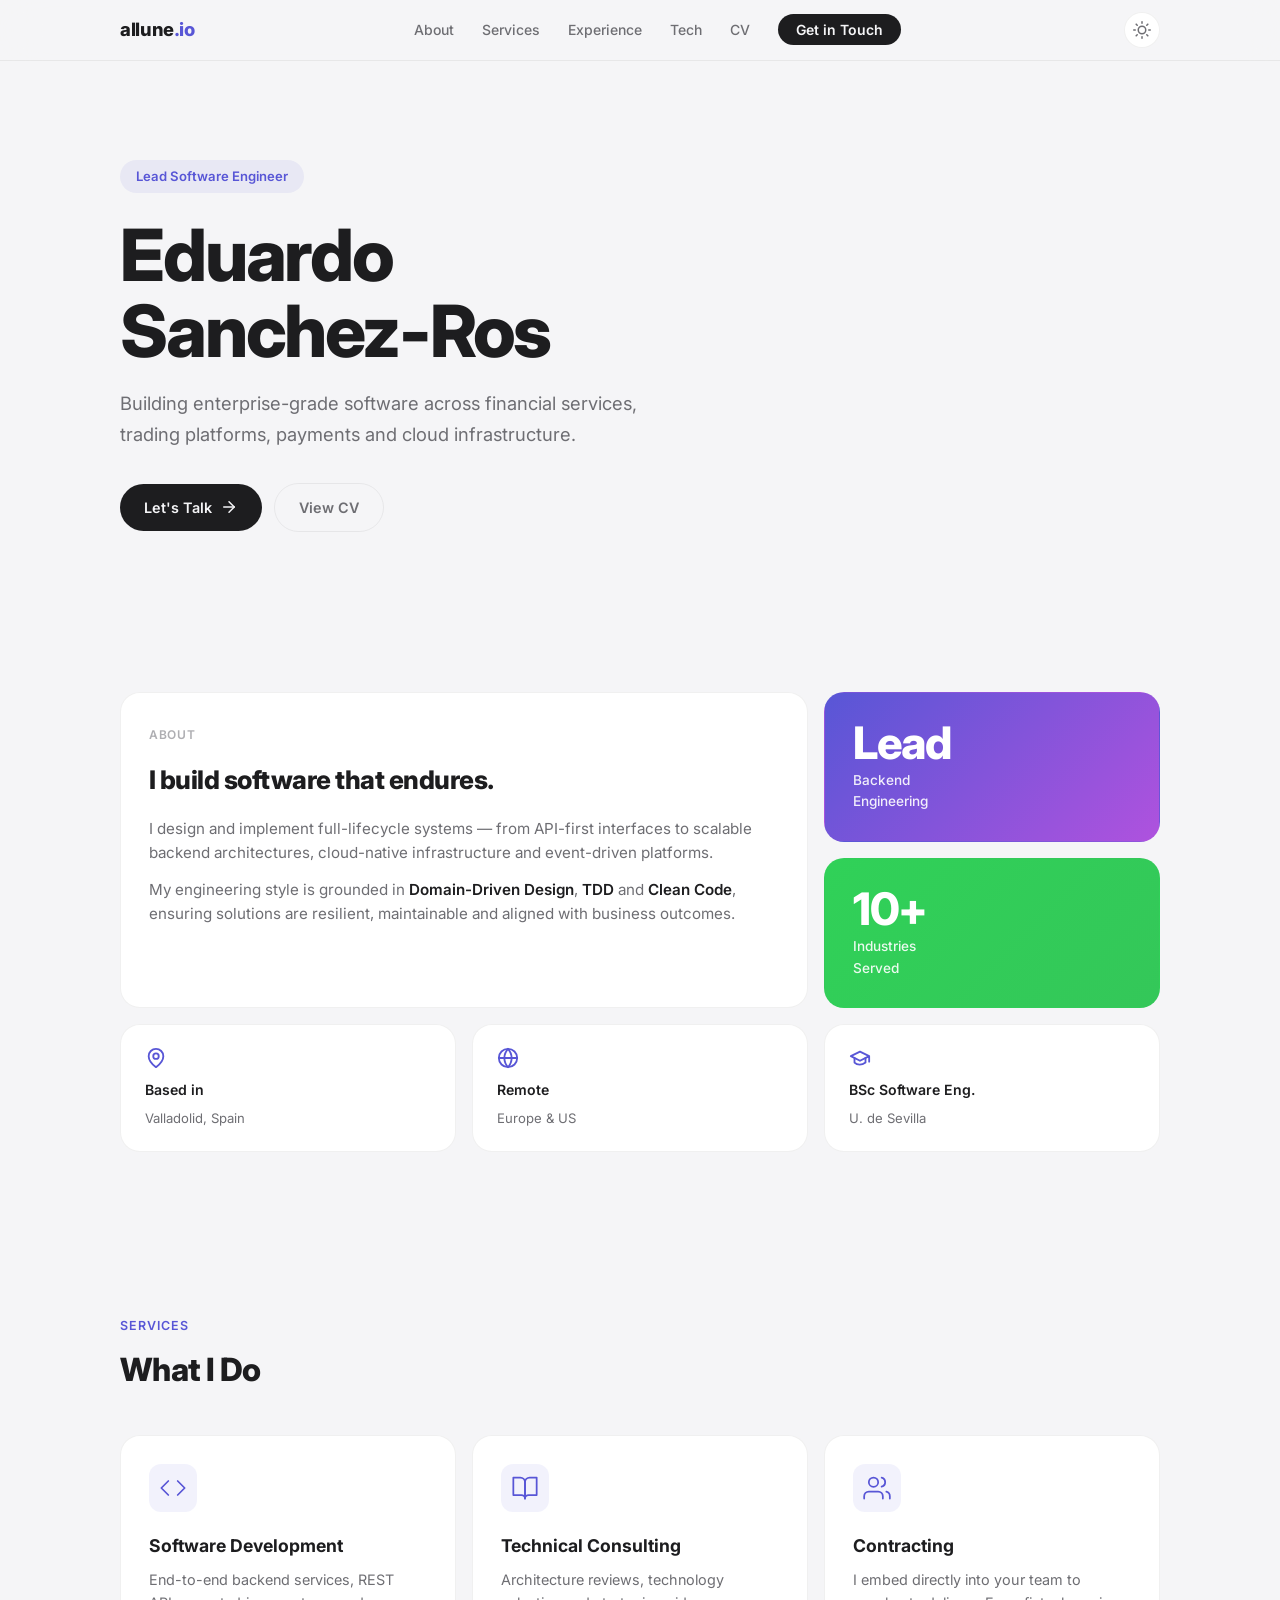
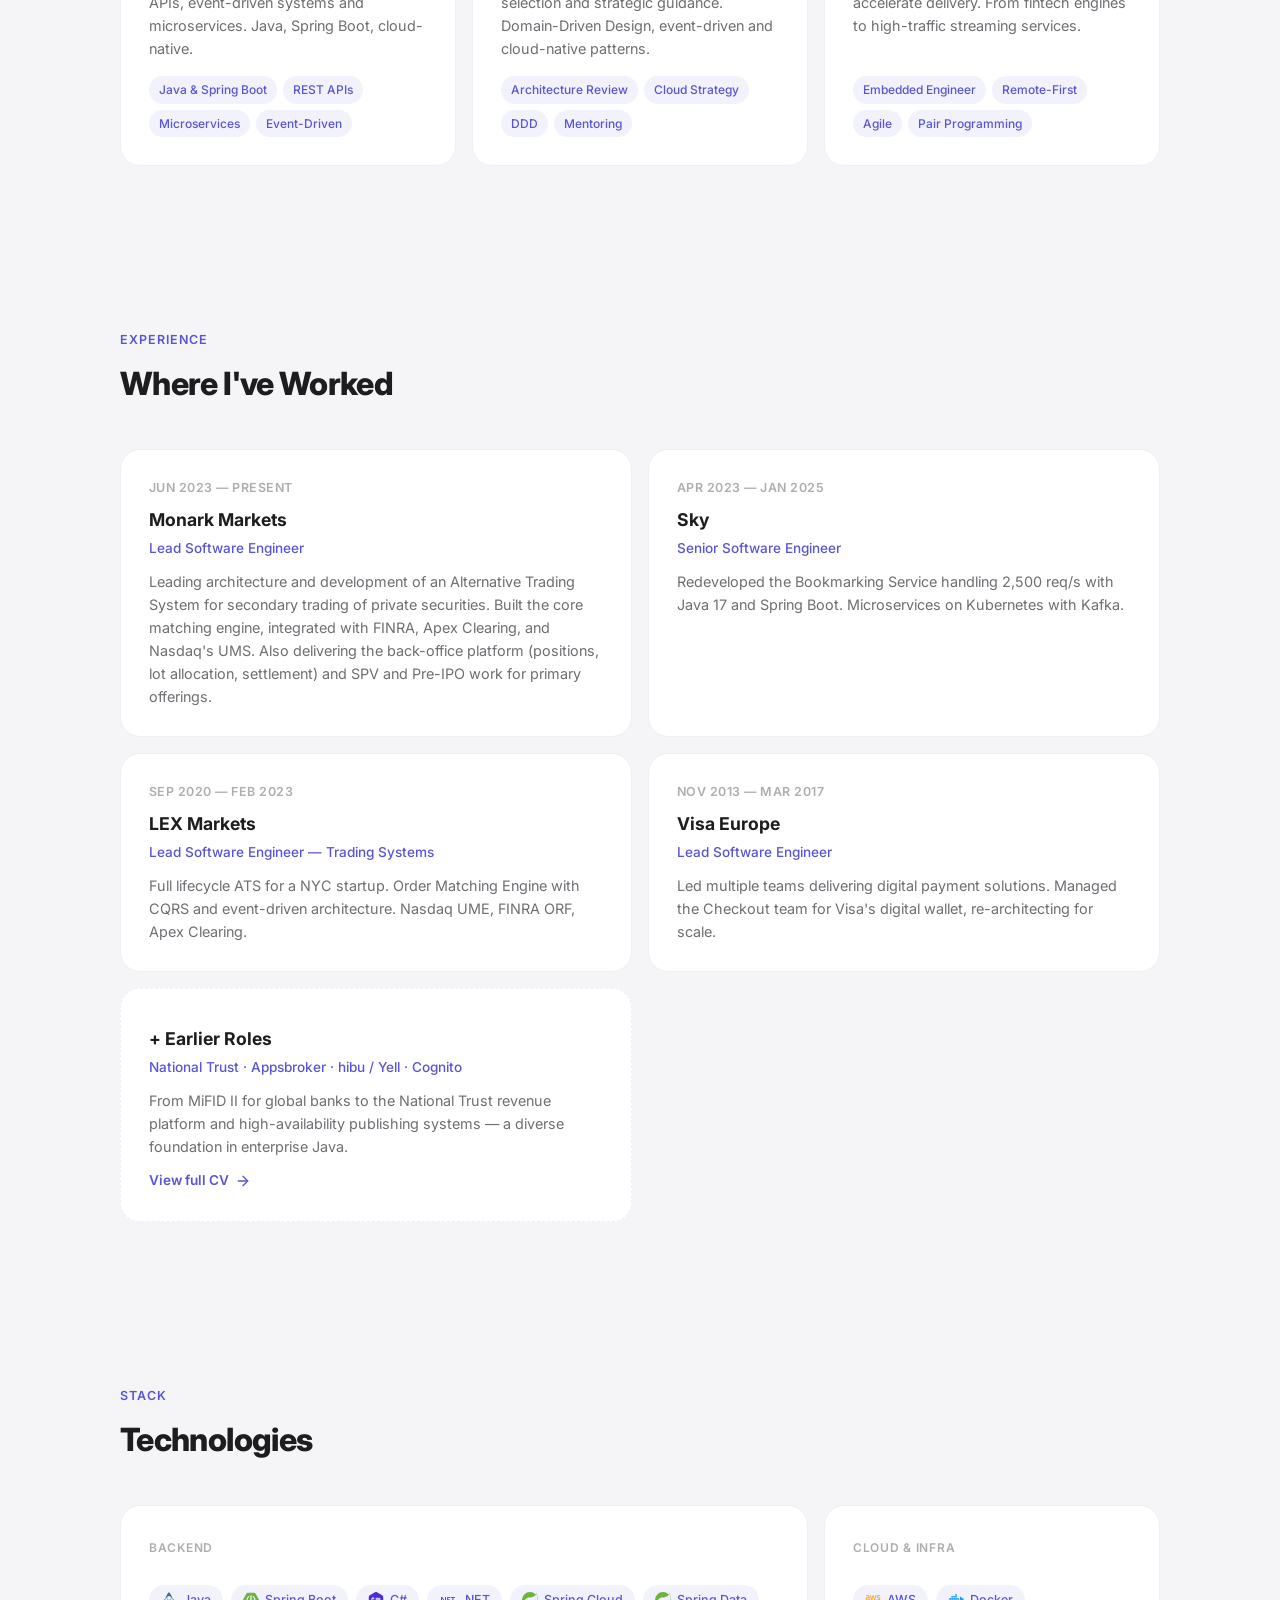
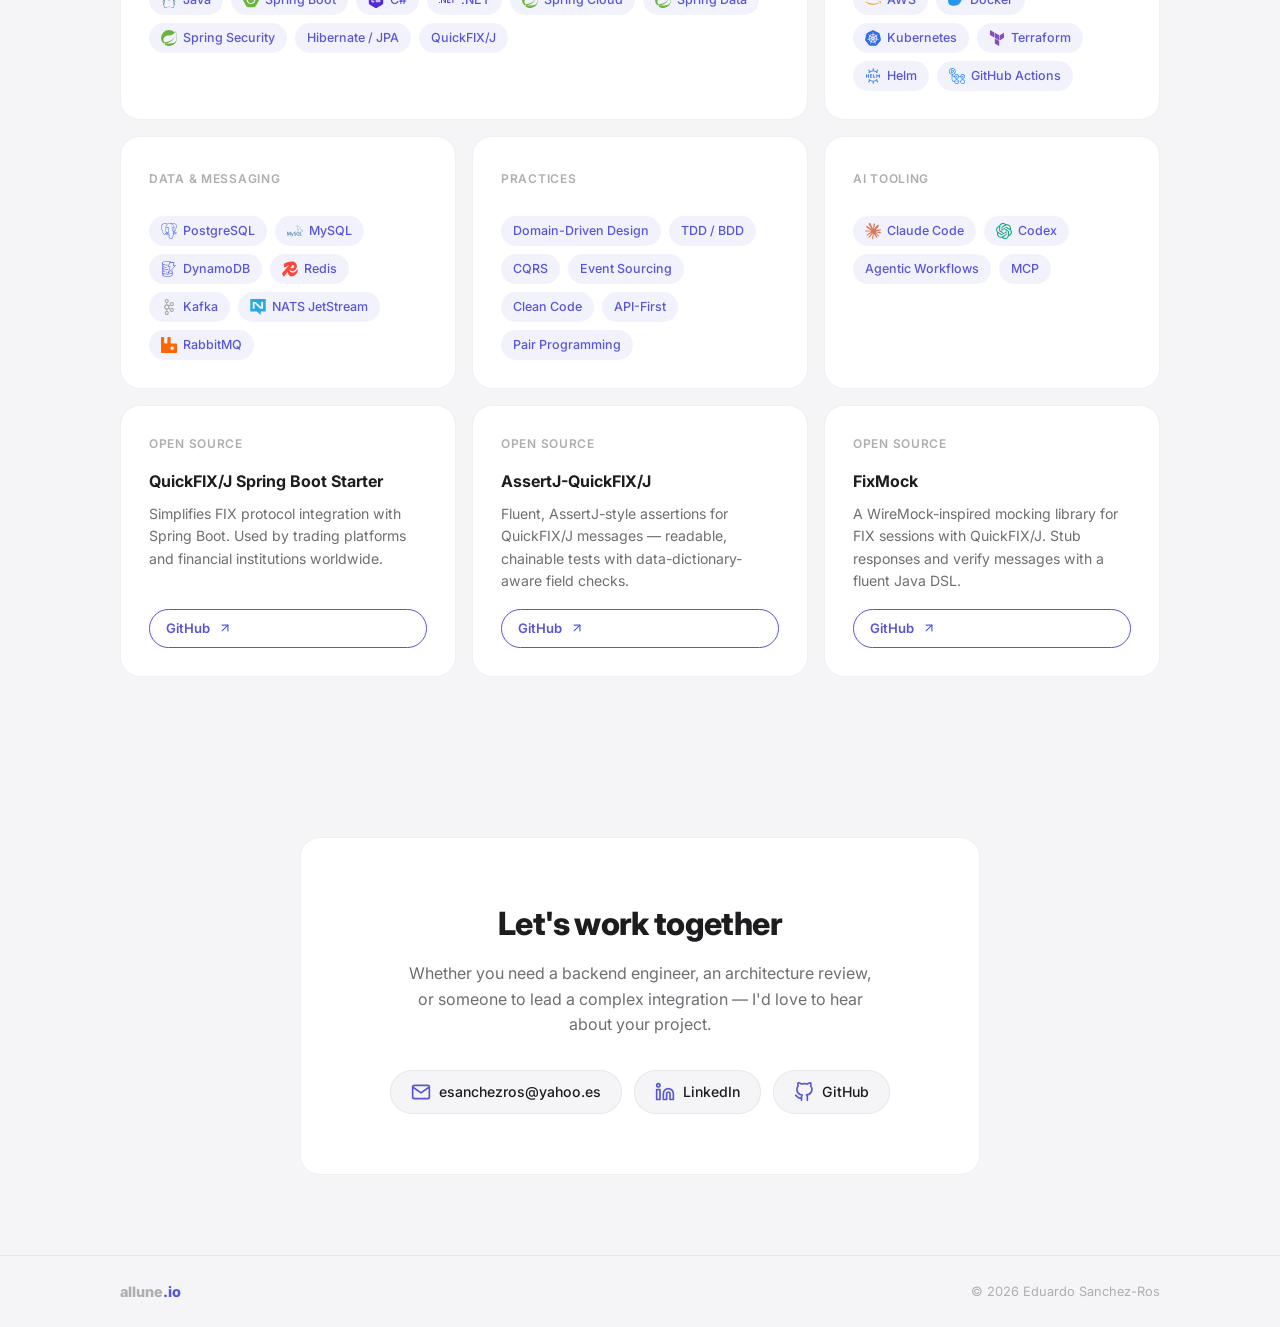
<file: index.html>
<!DOCTYPE html>
<html lang="en">
<head>
	<meta charset="UTF-8">
	<meta name="viewport" content="width=device-width, initial-scale=1.0">
	<title>Allune | Eduardo Sanchez-Ros &mdash; Software Engineering</title>
	<meta name="description" content="Lead Software Engineer delivering enterprise-grade solutions across financial services, trading platforms, payment systems and more.">
	<link rel="preconnect" href="https://fonts.googleapis.com">
	<link rel="preconnect" href="https://fonts.gstatic.com" crossorigin>
	<link href="https://fonts.googleapis.com/css2?family=Inter:wght@400;500;600;700;800&display=swap" rel="stylesheet">
	<link rel="stylesheet" href="css/styles.css">
	<link rel="icon" type="image/svg+xml" href="favicon.svg">
</head>
<body>
	<!-- Navigation -->
	<nav class="navbar" id="navbar">
		<div class="container nav-container">
			<a href="#" class="nav-logo">allune<span class="logo-accent">.io</span></a>
			<ul class="nav-links" id="nav-links">
				<li><a href="#about">About</a></li>
				<li><a href="#services">Services</a></li>
				<li><a href="#experience">Experience</a></li>
				<li><a href="#tech">Tech</a></li>
				<li><a href="cv.html">CV</a></li>
				<li><a href="#contact" class="nav-cta">Get in Touch</a></li>
			</ul>
			<button class="theme-toggle" id="theme-toggle" aria-label="Toggle dark mode">
				<svg class="icon-sun" xmlns="http://www.w3.org/2000/svg" width="18" height="18" viewBox="0 0 24 24" fill="none" stroke="currentColor" stroke-width="2" stroke-linecap="round" stroke-linejoin="round"><circle cx="12" cy="12" r="5"/><line x1="12" y1="1" x2="12" y2="3"/><line x1="12" y1="21" x2="12" y2="23"/><line x1="4.22" y1="4.22" x2="5.64" y2="5.64"/><line x1="18.36" y1="18.36" x2="19.78" y2="19.78"/><line x1="1" y1="12" x2="3" y2="12"/><line x1="21" y1="12" x2="23" y2="12"/><line x1="4.22" y1="19.78" x2="5.64" y2="18.36"/><line x1="18.36" y1="5.64" x2="19.78" y2="4.22"/></svg>
				<svg class="icon-moon" xmlns="http://www.w3.org/2000/svg" width="18" height="18" viewBox="0 0 24 24" fill="none" stroke="currentColor" stroke-width="2" stroke-linecap="round" stroke-linejoin="round"><path d="M21 12.79A9 9 0 1 1 11.21 3 7 7 0 0 0 21 12.79z"/></svg>
			</button>
			<button class="mobile-toggle" id="mobile-toggle" aria-label="Toggle menu">
				<span></span>
				<span></span>
				<span></span>
			</button>
		</div>
	</nav>

	<!-- Hero -->
	<header class="hero" id="hero">
		<div class="container">
			<div class="hero-content">
				<div class="hero-badge animate-in">Lead Software Engineer</div>
				<h1 class="hero-name animate-in">Eduardo<br>Sanchez-Ros</h1>
				<p class="hero-summary animate-in">
					Building enterprise-grade software across
					financial services, trading platforms, payments and cloud infrastructure.
				</p>
				<div class="hero-actions animate-in">
					<a href="#contact" class="btn btn-primary">
						Let's Talk
						<svg xmlns="http://www.w3.org/2000/svg" width="18" height="18" viewBox="0 0 24 24" fill="none" stroke="currentColor" stroke-width="2" stroke-linecap="round" stroke-linejoin="round"><line x1="5" y1="12" x2="19" y2="12"/><polyline points="12 5 19 12 12 19"/></svg>
					</a>
					<a href="cv.html" class="btn btn-ghost">View CV</a>
				</div>
			</div>
		</div>
	</header>

	<!-- Bento: About + Stats -->
	<section class="section" id="about">
		<div class="container">
			<div class="bento-grid bento-intro">
				<!-- About card — wide -->
				<div class="bento-card bento-wide bento-tall animate-on-scroll">
					<span class="bento-label">About</span>
					<h2>I build software that endures.</h2>
					<p>
						I design and implement full-lifecycle systems &mdash; from API-first
						interfaces to scalable backend architectures, cloud-native infrastructure
						and event-driven platforms.
					</p>
					<p>
						My engineering style is grounded in <strong>Domain-Driven Design</strong>,
						<strong>TDD</strong> and <strong>Clean Code</strong>,
						ensuring solutions are resilient,
						maintainable and aligned with business outcomes.
					</p>
				</div>

				<!-- Stat cards -->
				<div class="bento-card bento-accent animate-on-scroll">
					<span class="bento-stat-value">Lead</span>
					<span class="bento-stat-label">Backend<br>Engineering</span>
				</div>
				<div class="bento-card bento-accent-alt animate-on-scroll">
					<span class="bento-stat-value">10+</span>
					<span class="bento-stat-label">Industries<br>Served</span>
				</div>

				<!-- Detail cards -->
				<div class="bento-card animate-on-scroll">
					<svg xmlns="http://www.w3.org/2000/svg" width="22" height="22" viewBox="0 0 24 24" fill="none" stroke="currentColor" stroke-width="2" stroke-linecap="round" stroke-linejoin="round"><path d="M20 10c0 6-8 12-8 12s-8-6-8-12a8 8 0 0 1 16 0Z"/><circle cx="12" cy="10" r="3"/></svg>
					<strong>Based in</strong>
					<span>Valladolid, Spain</span>
				</div>
				<div class="bento-card animate-on-scroll">
					<svg xmlns="http://www.w3.org/2000/svg" width="22" height="22" viewBox="0 0 24 24" fill="none" stroke="currentColor" stroke-width="2" stroke-linecap="round" stroke-linejoin="round"><circle cx="12" cy="12" r="10"/><line x1="2" y1="12" x2="22" y2="12"/><path d="M12 2a15.3 15.3 0 0 1 4 10 15.3 15.3 0 0 1-4 10 15.3 15.3 0 0 1-4-10 15.3 15.3 0 0 1 4-10z"/></svg>
					<strong>Remote</strong>
					<span>Europe &amp; US</span>
				</div>
				<div class="bento-card animate-on-scroll">
					<svg xmlns="http://www.w3.org/2000/svg" width="22" height="22" viewBox="0 0 24 24" fill="none" stroke="currentColor" stroke-width="2" stroke-linecap="round" stroke-linejoin="round"><path d="M22 10v6M2 10l10-5 10 5-10 5z"/><path d="M6 12v5c3 3 8 3 12 0v-5"/></svg>
					<strong>BSc Software Eng.</strong>
					<span>U. de Sevilla</span>
				</div>
			</div>
		</div>
	</section>

	<!-- Bento: Services -->
	<section class="section" id="services">
		<div class="container">
			<div class="section-header animate-on-scroll">
				<span class="section-label">Services</span>
				<h2 class="section-title">What I Do</h2>
			</div>
			<div class="bento-grid bento-services">
				<div class="bento-card bento-service animate-on-scroll">
					<div class="service-icon">
						<svg xmlns="http://www.w3.org/2000/svg" width="28" height="28" viewBox="0 0 24 24" fill="none" stroke="currentColor" stroke-width="1.5" stroke-linecap="round" stroke-linejoin="round"><polyline points="16 18 22 12 16 6"/><polyline points="8 6 2 12 8 18"/></svg>
					</div>
					<h3>Software Development</h3>
					<p>
						End-to-end backend services, REST APIs, event-driven
						systems and microservices. Java, Spring Boot, cloud-native.
					</p>
					<div class="service-tags">
						<span>Java &amp; Spring Boot</span>
						<span>REST APIs</span>
						<span>Microservices</span>
						<span>Event-Driven</span>
					</div>
				</div>
				<div class="bento-card bento-service animate-on-scroll">
					<div class="service-icon">
						<svg xmlns="http://www.w3.org/2000/svg" width="28" height="28" viewBox="0 0 24 24" fill="none" stroke="currentColor" stroke-width="1.5" stroke-linecap="round" stroke-linejoin="round"><path d="M2 3h6a4 4 0 0 1 4 4v14a3 3 0 0 0-3-3H2z"/><path d="M22 3h-6a4 4 0 0 0-4 4v14a3 3 0 0 1 3-3h7z"/></svg>
					</div>
					<h3>Technical Consulting</h3>
					<p>
						Architecture reviews, technology selection and strategic guidance.
						Domain-Driven Design, event-driven and cloud-native patterns.
					</p>
					<div class="service-tags">
						<span>Architecture Review</span>
						<span>Cloud Strategy</span>
						<span>DDD</span>
						<span>Mentoring</span>
					</div>
				</div>
				<div class="bento-card bento-service animate-on-scroll">
					<div class="service-icon">
						<svg xmlns="http://www.w3.org/2000/svg" width="28" height="28" viewBox="0 0 24 24" fill="none" stroke="currentColor" stroke-width="1.5" stroke-linecap="round" stroke-linejoin="round"><path d="M17 21v-2a4 4 0 0 0-4-4H5a4 4 0 0 0-4 4v2"/><circle cx="9" cy="7" r="4"/><path d="M23 21v-2a4 4 0 0 0-3-3.87"/><path d="M16 3.13a4 4 0 0 1 0 7.75"/></svg>
					</div>
					<h3>Contracting</h3>
					<p>
						I embed directly into your team to accelerate delivery.
						From fintech engines to high-traffic streaming services.
					</p>
					<div class="service-tags">
						<span>Embedded Engineer</span>
						<span>Remote-First</span>
						<span>Agile</span>
						<span>Pair Programming</span>
					</div>
				</div>
			</div>
		</div>
	</section>

	<!-- Experience -->
	<section class="section" id="experience">
		<div class="container">
			<div class="section-header animate-on-scroll">
				<span class="section-label">Experience</span>
				<h2 class="section-title">Where I've Worked</h2>
			</div>
			<div class="experience-grid">
				<div class="exp-card animate-on-scroll">
					<div class="exp-date">Jun 2023 &mdash; Present</div>
					<h3>Monark Markets</h3>
					<p class="exp-role">Lead Software Engineer</p>
					<p>
						Leading architecture and development of an Alternative Trading System
						for secondary trading of private securities. Built the core matching engine,
						integrated with FINRA, Apex Clearing, and Nasdaq's UMS. Also delivering
						the back-office platform (positions, lot allocation, settlement) and
						SPV and Pre-IPO work for primary offerings.
					</p>
				</div>
				<div class="exp-card animate-on-scroll">
					<div class="exp-date">Apr 2023 &mdash; Jan 2025</div>
					<h3>Sky</h3>
					<p class="exp-role">Senior Software Engineer</p>
					<p>
						Redeveloped the Bookmarking Service handling 2,500 req/s with Java 17
						and Spring Boot. Microservices on Kubernetes with Kafka.
					</p>
				</div>
				<div class="exp-card animate-on-scroll">
					<div class="exp-date">Sep 2020 &mdash; Feb 2023</div>
					<h3>LEX Markets</h3>
					<p class="exp-role">Lead Software Engineer &mdash; Trading Systems</p>
					<p>
						Full lifecycle ATS for a NYC startup. Order Matching Engine with CQRS
						and event-driven architecture. Nasdaq UME, FINRA ORF, Apex Clearing.
					</p>
				</div>
				<div class="exp-card animate-on-scroll">
					<div class="exp-date">Nov 2013 &mdash; Mar 2017</div>
					<h3>Visa Europe</h3>
					<p class="exp-role">Lead Software Engineer</p>
					<p>
						Led multiple teams delivering digital payment solutions. Managed the
						Checkout team for Visa's digital wallet, re-architecting for scale.
					</p>
				</div>
				<div class="exp-card exp-card-more animate-on-scroll">
					<div class="exp-date"></div>
					<h3>+ Earlier Roles</h3>
					<p class="exp-role">National Trust &middot; Appsbroker &middot; hibu / Yell &middot; Cognito</p>
					<p>
						From MiFID II for global banks to the National Trust revenue platform
						and high-availability publishing systems &mdash; a diverse foundation in enterprise Java.
					</p>
					<a href="cv.html" class="exp-link">
						View full CV
						<svg xmlns="http://www.w3.org/2000/svg" width="16" height="16" viewBox="0 0 24 24" fill="none" stroke="currentColor" stroke-width="2" stroke-linecap="round" stroke-linejoin="round"><line x1="5" y1="12" x2="19" y2="12"/><polyline points="12 5 19 12 12 19"/></svg>
					</a>
				</div>
			</div>
		</div>
	</section>

	<!-- Technologies + Open Source (bento) -->
	<section class="section" id="tech">
		<div class="container">
			<div class="section-header animate-on-scroll">
				<span class="section-label">Stack</span>
				<h2 class="section-title">Technologies</h2>
			</div>
			<div class="bento-grid bento-tech">
				<div class="bento-card bento-wide animate-on-scroll">
					<span class="bento-label">Backend</span>
					<div class="cv-tech-badges">
						<span class="cv-tech-badge"><img src="icons/openjdk.svg" alt=""> Java</span>
						<span class="cv-tech-badge"><img src="icons/springboot.svg" alt=""> Spring Boot</span>
						<span class="cv-tech-badge"><img src="icons/csharp.svg" alt=""> C#</span>
						<span class="cv-tech-badge"><img src="icons/dotnet.svg" alt=""> .NET</span>
						<span class="cv-tech-badge"><img src="icons/spring.svg" alt=""> Spring Cloud</span>
						<span class="cv-tech-badge"><img src="icons/spring.svg" alt=""> Spring Data</span>
						<span class="cv-tech-badge"><img src="icons/spring.svg" alt=""> Spring Security</span>
						<span class="cv-tech-badge">Hibernate / JPA</span>
						<span class="cv-tech-badge">QuickFIX/J</span>
					</div>
				</div>
				<div class="bento-card animate-on-scroll">
					<span class="bento-label">Cloud &amp; Infra</span>
					<div class="cv-tech-badges">
						<span class="cv-tech-badge"><img src="icons/aws.svg" alt=""> AWS</span>
						<span class="cv-tech-badge"><img src="icons/docker.svg" alt=""> Docker</span>
						<span class="cv-tech-badge"><img src="icons/kubernetes.svg" alt=""> Kubernetes</span>
						<span class="cv-tech-badge"><img src="icons/terraform.svg" alt=""> Terraform</span>
						<span class="cv-tech-badge"><img src="icons/helm.svg" alt=""> Helm</span>
						<span class="cv-tech-badge"><img src="icons/githubactions.svg" alt=""> GitHub Actions</span>
					</div>
				</div>
				<div class="bento-card animate-on-scroll">
					<span class="bento-label">Data &amp; Messaging</span>
					<div class="cv-tech-badges">
						<span class="cv-tech-badge"><img src="icons/postgresql.svg" alt=""> PostgreSQL</span>
						<span class="cv-tech-badge"><img src="icons/mysql.svg" alt=""> MySQL</span>
						<span class="cv-tech-badge"><img src="icons/dynamodb.svg" alt=""> DynamoDB</span>
						<span class="cv-tech-badge"><img src="icons/redis.svg" alt=""> Redis</span>
						<span class="cv-tech-badge"><img src="icons/apachekafka.svg" alt=""> Kafka</span>
						<span class="cv-tech-badge"><img src="icons/nats.svg" alt=""> NATS JetStream</span>
						<span class="cv-tech-badge"><img src="icons/rabbitmq.svg" alt=""> RabbitMQ</span>
					</div>
				</div>
				<div class="bento-card animate-on-scroll">
					<span class="bento-label">Practices</span>
					<div class="cv-tech-badges">
						<span class="cv-tech-badge">Domain-Driven Design</span>
						<span class="cv-tech-badge">TDD / BDD</span>
						<span class="cv-tech-badge">CQRS</span>
						<span class="cv-tech-badge">Event Sourcing</span>
						<span class="cv-tech-badge">Clean Code</span>
						<span class="cv-tech-badge">API-First</span>
						<span class="cv-tech-badge">Pair Programming</span>
					</div>
				</div>
				<div class="bento-card animate-on-scroll">
					<span class="bento-label">AI Tooling</span>
					<div class="cv-tech-badges">
						<span class="cv-tech-badge"><img src="icons/claude.svg" alt=""> Claude Code</span>
						<span class="cv-tech-badge"><img src="icons/openai.svg" alt=""> Codex</span>
						<span class="cv-tech-badge">Agentic Workflows</span>
						<span class="cv-tech-badge">MCP</span>
					</div>
				</div>
				<!-- Open Source cards integrated into tech bento -->
				<div class="bento-card bento-oss animate-on-scroll">
					<span class="bento-label">Open Source</span>
					<h3>QuickFIX/J Spring Boot Starter</h3>
					<p>
						Simplifies FIX protocol integration with Spring Boot.
						Used by trading platforms and financial institutions worldwide.
					</p>
					<a href="https://github.com/esanchezros/quickfixj-spring-boot-starter" class="btn btn-outline btn-sm" target="_blank" rel="noopener">
						GitHub
						<svg xmlns="http://www.w3.org/2000/svg" width="14" height="14" viewBox="0 0 24 24" fill="none" stroke="currentColor" stroke-width="2" stroke-linecap="round" stroke-linejoin="round"><line x1="7" y1="17" x2="17" y2="7"/><polyline points="7 7 17 7 17 17"/></svg>
					</a>
				</div>
				<div class="bento-card bento-oss animate-on-scroll">
					<span class="bento-label">Open Source</span>
					<h3>AssertJ-QuickFIX/J</h3>
					<p>
						Fluent, AssertJ-style assertions for QuickFIX/J messages &mdash;
						readable, chainable tests with data-dictionary-aware field checks.
					</p>
					<a href="https://github.com/esanchezros/assertj-quickfixj" class="btn btn-outline btn-sm" target="_blank" rel="noopener">
						GitHub
						<svg xmlns="http://www.w3.org/2000/svg" width="14" height="14" viewBox="0 0 24 24" fill="none" stroke="currentColor" stroke-width="2" stroke-linecap="round" stroke-linejoin="round"><line x1="7" y1="17" x2="17" y2="7"/><polyline points="7 7 17 7 17 17"/></svg>
					</a>
				</div>
				<div class="bento-card bento-oss animate-on-scroll">
					<span class="bento-label">Open Source</span>
					<h3>FixMock</h3>
					<p>
						A WireMock-inspired mocking library for FIX sessions with QuickFIX/J.
						Stub responses and verify messages with a fluent Java DSL.
					</p>
					<a href="https://github.com/esanchezros/fix-mock" class="btn btn-outline btn-sm" target="_blank" rel="noopener">
						GitHub
						<svg xmlns="http://www.w3.org/2000/svg" width="14" height="14" viewBox="0 0 24 24" fill="none" stroke="currentColor" stroke-width="2" stroke-linecap="round" stroke-linejoin="round"><line x1="7" y1="17" x2="17" y2="7"/><polyline points="7 7 17 7 17 17"/></svg>
					</a>
				</div>
			</div>
		</div>
	</section>

	<!-- Contact -->
	<section class="section" id="contact">
		<div class="container">
			<div class="contact-box animate-on-scroll">
				<h2>Let's work together</h2>
				<p>
					Whether you need a backend engineer, an architecture review, or someone
					to lead a complex integration &mdash; I'd love to hear about your project.
				</p>
				<div class="contact-links">
					<a href="mailto:esanchezros@yahoo.es" class="contact-link">
						<svg xmlns="http://www.w3.org/2000/svg" width="20" height="20" viewBox="0 0 24 24" fill="none" stroke="currentColor" stroke-width="2" stroke-linecap="round" stroke-linejoin="round"><path d="M4 4h16c1.1 0 2 .9 2 2v12c0 1.1-.9 2-2 2H4c-1.1 0-2-.9-2-2V6c0-1.1.9-2 2-2z"/><polyline points="22,6 12,13 2,6"/></svg>
						esanchezros@yahoo.es
					</a>
					<a href="https://www.linkedin.com/in/eduardosanchezros" class="contact-link" target="_blank" rel="noopener">
						<svg xmlns="http://www.w3.org/2000/svg" width="20" height="20" viewBox="0 0 24 24" fill="none" stroke="currentColor" stroke-width="2" stroke-linecap="round" stroke-linejoin="round"><path d="M16 8a6 6 0 0 1 6 6v7h-4v-7a2 2 0 0 0-2-2 2 2 0 0 0-2 2v7h-4v-7a6 6 0 0 1 6-6z"/><rect x="2" y="9" width="4" height="12"/><circle cx="4" cy="4" r="2"/></svg>
						LinkedIn
					</a>
					<a href="https://github.com/esanchezros" class="contact-link" target="_blank" rel="noopener">
						<svg xmlns="http://www.w3.org/2000/svg" width="20" height="20" viewBox="0 0 24 24" fill="none" stroke="currentColor" stroke-width="2" stroke-linecap="round" stroke-linejoin="round"><path d="M9 19c-5 1.5-5-2.5-7-3m14 6v-3.87a3.37 3.37 0 0 0-.94-2.61c3.14-.35 6.44-1.54 6.44-7A5.44 5.44 0 0 0 20 4.77 5.07 5.07 0 0 0 19.91 1S18.73.65 16 2.48a13.38 13.38 0 0 0-7 0C6.27.65 5.09 1 5.09 1A5.07 5.07 0 0 0 5 4.77a5.44 5.44 0 0 0-1.5 3.78c0 5.42 3.3 6.61 6.44 7A3.37 3.37 0 0 0 9 18.13V22"/></svg>
						GitHub
					</a>
				</div>
			</div>
		</div>
	</section>

	<!-- Footer -->
	<footer class="footer">
		<div class="container footer-content">
			<span class="footer-logo">allune<span class="logo-accent">.io</span></span>
			<span class="footer-copy">&copy; 2026 Eduardo Sanchez-Ros</span>
		</div>
	</footer>

	<script src="js/main.js"></script>
</body>
</html>
</file>
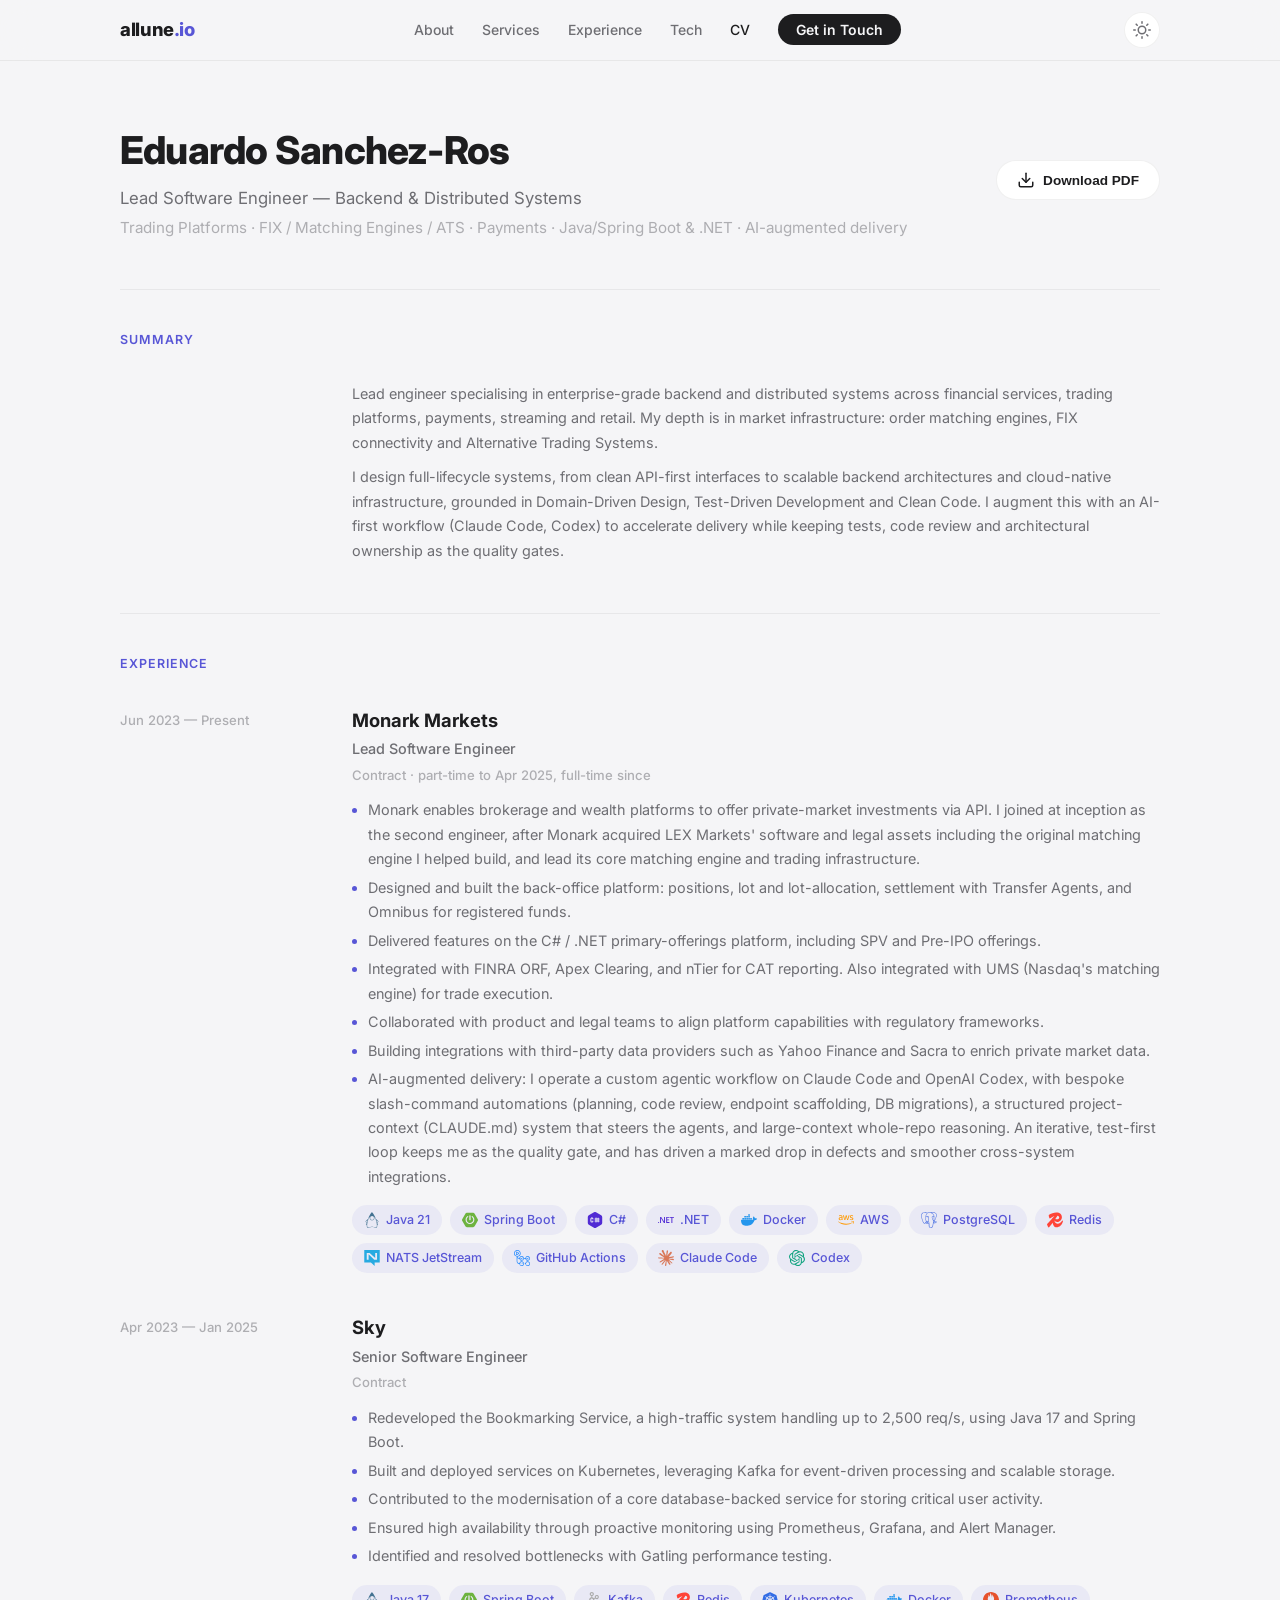
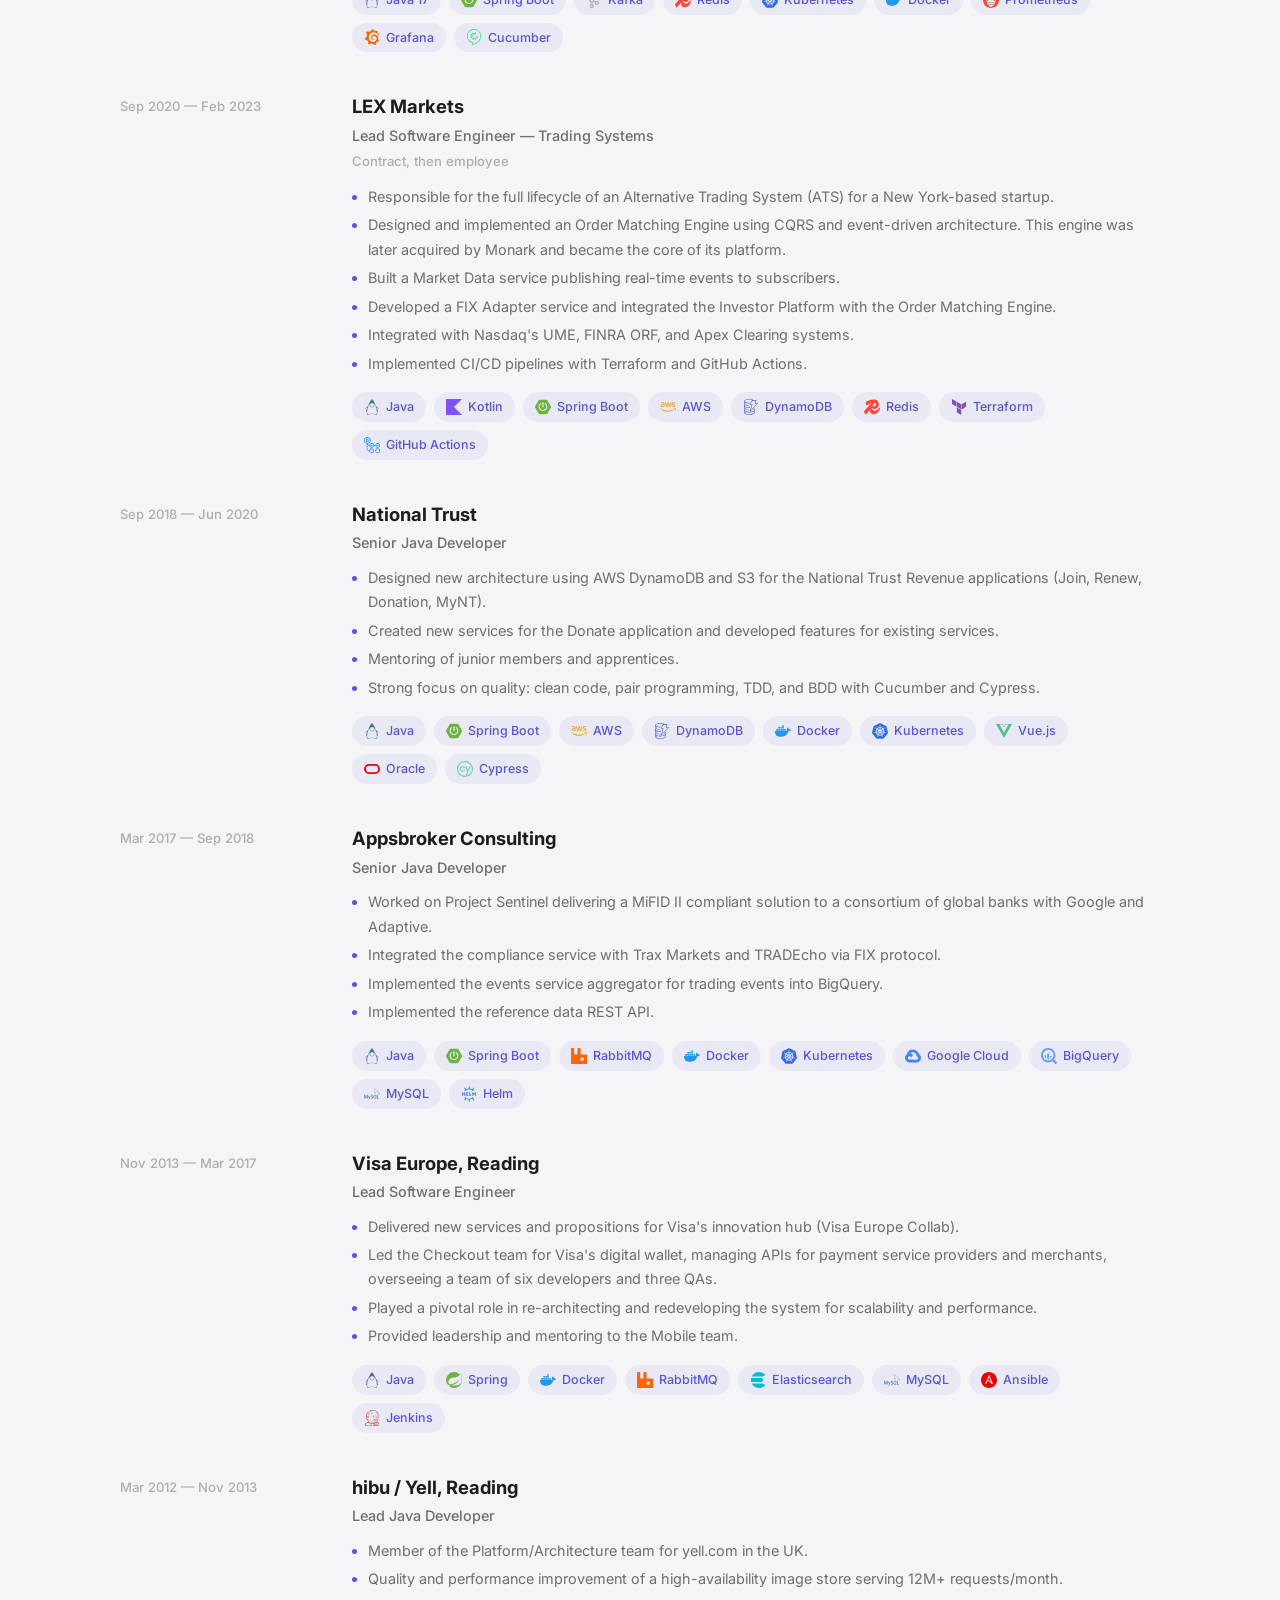
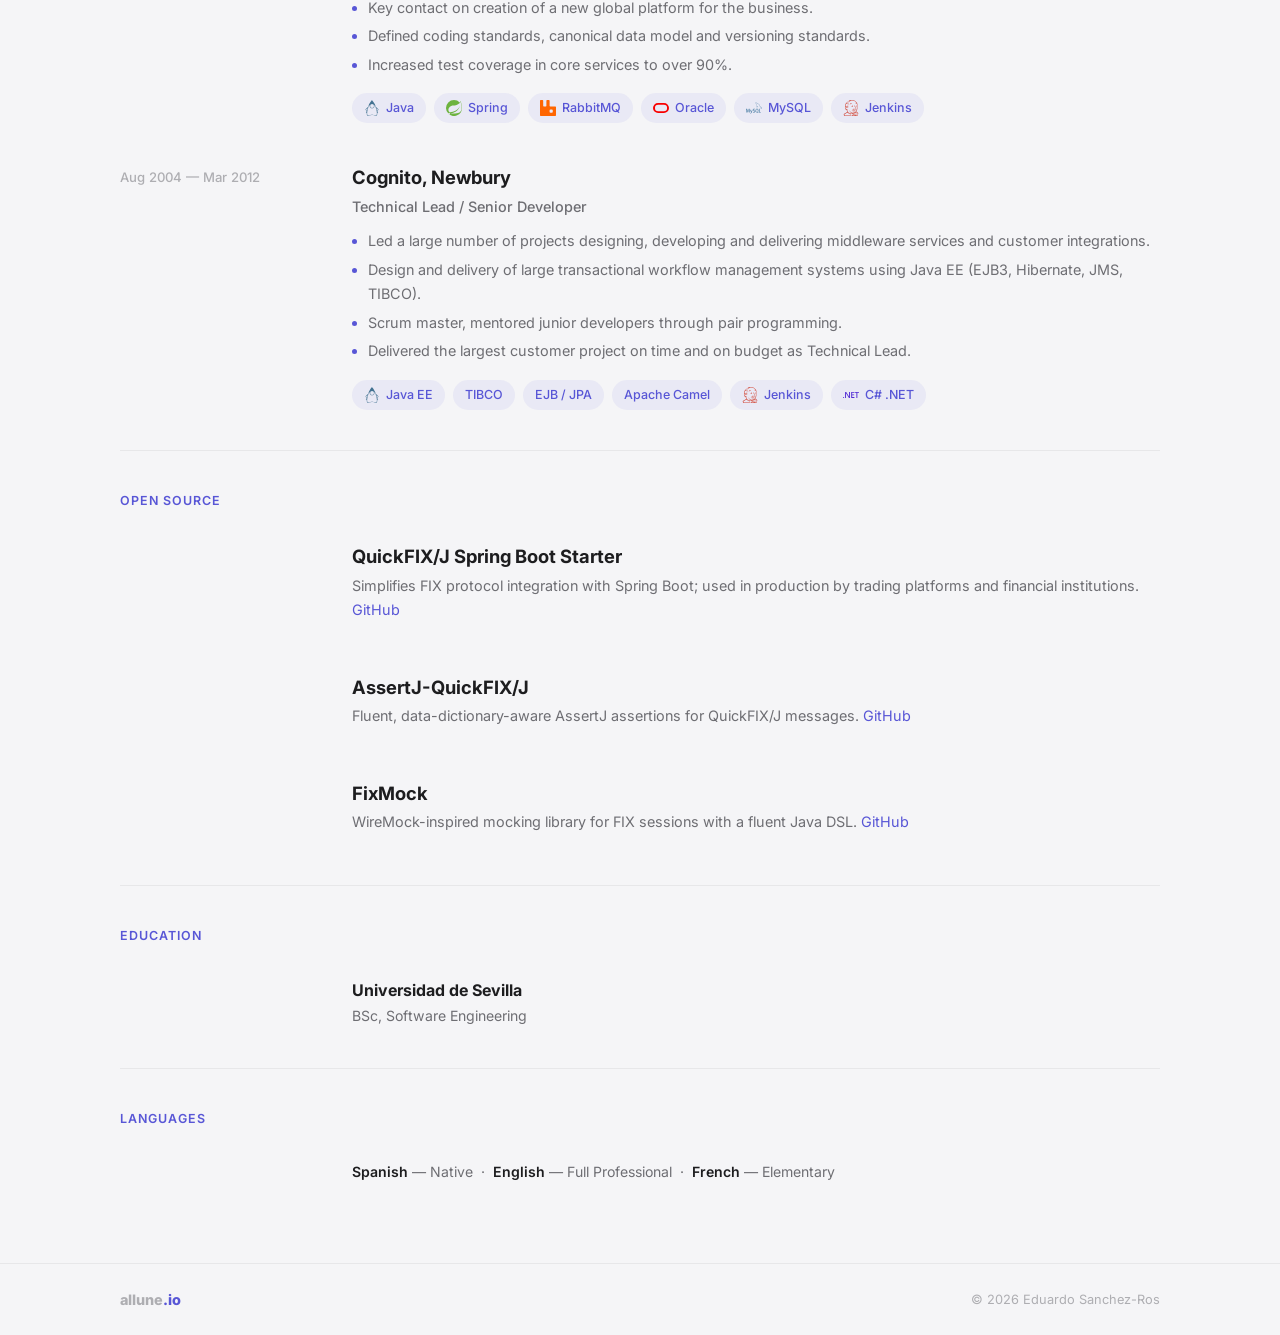
<file: cv.html>
<!DOCTYPE html>
<html lang="en">
<head>
	<meta charset="UTF-8">
	<meta name="viewport" content="width=device-width, initial-scale=1.0">
	<title>CV &mdash; Eduardo Sanchez-Ros | Backend &amp; Distributed Systems</title>
	<meta name="description" content="CV of Eduardo Sanchez-Ros &mdash; Lead Software Engineer specializing in backend and distributed systems for trading platforms, FIX, matching engines, ATS, payments, Java/Spring Boot, .NET and AI-augmented delivery.">
	<link rel="preconnect" href="https://fonts.googleapis.com">
	<link rel="preconnect" href="https://fonts.gstatic.com" crossorigin>
	<link href="https://fonts.googleapis.com/css2?family=Inter:wght@400;500;600;700;800&display=swap" rel="stylesheet">
	<link rel="stylesheet" href="css/styles.css">
	<link rel="icon" type="image/svg+xml" href="favicon.svg">
</head>
<body>
	<!-- Navigation -->
	<nav class="navbar" id="navbar">
		<div class="container nav-container">
			<a href="index.html" class="nav-logo">allune<span class="logo-accent">.io</span></a>
			<ul class="nav-links" id="nav-links">
				<li><a href="index.html#about">About</a></li>
				<li><a href="index.html#services">Services</a></li>
				<li><a href="index.html#experience">Experience</a></li>
				<li><a href="index.html#tech">Tech</a></li>
				<li><a href="cv.html" style="color: var(--text);">CV</a></li>
				<li><a href="index.html#contact" class="nav-cta">Get in Touch</a></li>
			</ul>
			<button class="theme-toggle" id="theme-toggle" aria-label="Toggle dark mode">
				<svg class="icon-sun" xmlns="http://www.w3.org/2000/svg" width="18" height="18" viewBox="0 0 24 24" fill="none" stroke="currentColor" stroke-width="2" stroke-linecap="round" stroke-linejoin="round"><circle cx="12" cy="12" r="5"/><line x1="12" y1="1" x2="12" y2="3"/><line x1="12" y1="21" x2="12" y2="23"/><line x1="4.22" y1="4.22" x2="5.64" y2="5.64"/><line x1="18.36" y1="18.36" x2="19.78" y2="19.78"/><line x1="1" y1="12" x2="3" y2="12"/><line x1="21" y1="12" x2="23" y2="12"/><line x1="4.22" y1="19.78" x2="5.64" y2="18.36"/><line x1="18.36" y1="5.64" x2="19.78" y2="4.22"/></svg>
				<svg class="icon-moon" xmlns="http://www.w3.org/2000/svg" width="18" height="18" viewBox="0 0 24 24" fill="none" stroke="currentColor" stroke-width="2" stroke-linecap="round" stroke-linejoin="round"><path d="M21 12.79A9 9 0 1 1 11.21 3 7 7 0 0 0 21 12.79z"/></svg>
			</button>
			<button class="mobile-toggle" id="mobile-toggle" aria-label="Toggle menu">
				<span></span>
				<span></span>
				<span></span>
			</button>
		</div>
	</nav>

	<!-- CV Header -->
	<header class="cv-header">
		<div class="container">
			<div class="cv-header-content">
				<div>
					<h1>Eduardo Sanchez-Ros</h1>
					<p>Lead Software Engineer &mdash; Backend &amp; Distributed Systems</p>
					<p class="cv-muted">Trading Platforms &middot; FIX / Matching Engines / ATS &middot; Payments &middot; Java/Spring Boot &amp; .NET &middot; AI-augmented delivery</p>
				</div>
				<button class="btn-print" onclick="window.print()">
					<svg xmlns="http://www.w3.org/2000/svg" width="18" height="18" viewBox="0 0 24 24" fill="none" stroke="currentColor" stroke-width="2" stroke-linecap="round" stroke-linejoin="round"><path d="M21 15v4a2 2 0 0 1-2 2H5a2 2 0 0 1-2-2v-4"/><polyline points="7 10 12 15 17 10"/><line x1="12" y1="15" x2="12" y2="3"/></svg>
					Download PDF
				</button>
			</div>
		</div>
	</header>

	<main class="container">
		<!-- Summary -->
		<section class="cv-section">
			<h2 class="cv-section-title">Summary</h2>
			<div class="cv-entry">
				<div></div>
				<div class="cv-entry-body">
					<p>
						Lead engineer specialising in enterprise-grade backend and distributed systems
						across financial services, trading platforms, payments, streaming and retail.
						My depth is in market infrastructure: order matching engines, FIX connectivity
						and Alternative Trading Systems.
					</p>
					<p>
						I design full-lifecycle systems, from clean API-first interfaces to scalable
						backend architectures and cloud-native infrastructure, grounded in Domain-Driven
						Design, Test-Driven Development and Clean Code. I augment this with an AI-first
						workflow (Claude Code, Codex) to accelerate delivery while keeping tests, code
						review and architectural ownership as the quality gates.
					</p>
				</div>
			</div>
		</section>

		<!-- Experience -->
		<section class="cv-section">
			<h2 class="cv-section-title">Experience</h2>

			<!-- Monark Markets -->
			<div class="cv-entry">
				<div class="cv-entry-date">Jun 2023 &mdash; Present</div>
				<div class="cv-entry-body">
					<h3>Monark Markets</h3>
					<p class="cv-entry-role">Lead Software Engineer</p>
					<p class="cv-muted">Contract &middot; part-time to Apr 2025, full-time since</p>
					<ul>
						<li>Monark enables brokerage and wealth platforms to offer private-market investments via API. I joined at inception as the second engineer, after Monark acquired LEX Markets' software and legal assets including the original matching engine I helped build, and lead its core matching engine and trading infrastructure.</li>
						<li>Designed and built the back-office platform: positions, lot and lot-allocation, settlement with Transfer Agents, and Omnibus for registered funds.</li>
						<li>Delivered features on the C# / .NET primary-offerings platform, including SPV and Pre-IPO offerings.</li>
						<li>Integrated with FINRA ORF, Apex Clearing, and nTier for CAT reporting. Also integrated with UMS (Nasdaq's matching engine) for trade execution.</li>
						<li>Collaborated with product and legal teams to align platform capabilities with regulatory frameworks.</li>
						<li>Building integrations with third-party data providers such as Yahoo Finance and Sacra to enrich private market data.</li>
						<li>AI-augmented delivery: I operate a custom agentic workflow on Claude Code and OpenAI Codex, with bespoke slash-command automations (planning, code review, endpoint scaffolding, DB migrations), a structured project-context (CLAUDE.md) system that steers the agents, and large-context whole-repo reasoning. An iterative, test-first loop keeps me as the quality gate, and has driven a marked drop in defects and smoother cross-system integrations.</li>
					</ul>
					<div class="cv-tech-badges">
						<span class="cv-tech-badge"><img src="icons/openjdk.svg" alt=""> Java 21</span>
						<span class="cv-tech-badge"><img src="icons/springboot.svg" alt=""> Spring Boot</span>
						<span class="cv-tech-badge"><img src="icons/csharp.svg" alt=""> C#</span>
						<span class="cv-tech-badge"><img src="icons/dotnet.svg" alt=""> .NET</span>
						<span class="cv-tech-badge"><img src="icons/docker.svg" alt=""> Docker</span>
						<span class="cv-tech-badge"><img src="icons/aws.svg" alt=""> AWS</span>
						<span class="cv-tech-badge"><img src="icons/postgresql.svg" alt=""> PostgreSQL</span>
						<span class="cv-tech-badge"><img src="icons/redis.svg" alt=""> Redis</span>
						<span class="cv-tech-badge"><img src="icons/nats.svg" alt=""> NATS JetStream</span>
						<span class="cv-tech-badge"><img src="icons/githubactions.svg" alt=""> GitHub Actions</span>
						<span class="cv-tech-badge"><img src="icons/claude.svg" alt=""> Claude Code</span>
						<span class="cv-tech-badge"><img src="icons/openai.svg" alt=""> Codex</span>
					</div>
				</div>
			</div>

			<!-- Sky -->
			<div class="cv-entry">
				<div class="cv-entry-date">Apr 2023 &mdash; Jan 2025</div>
				<div class="cv-entry-body">
					<h3>Sky</h3>
					<p class="cv-entry-role">Senior Software Engineer</p>
					<p class="cv-muted">Contract</p>
					<ul>
						<li>Redeveloped the Bookmarking Service, a high-traffic system handling up to 2,500 req/s, using Java 17 and Spring Boot.</li>
						<li>Built and deployed services on Kubernetes, leveraging Kafka for event-driven processing and scalable storage.</li>
						<li>Contributed to the modernisation of a core database-backed service for storing critical user activity.</li>
						<li>Ensured high availability through proactive monitoring using Prometheus, Grafana, and Alert Manager.</li>
						<li>Identified and resolved bottlenecks with Gatling performance testing.</li>
					</ul>
					<div class="cv-tech-badges">
						<span class="cv-tech-badge"><img src="icons/openjdk.svg" alt=""> Java 17</span>
						<span class="cv-tech-badge"><img src="icons/springboot.svg" alt=""> Spring Boot</span>
						<span class="cv-tech-badge"><img src="icons/apachekafka.svg" alt=""> Kafka</span>
						<span class="cv-tech-badge"><img src="icons/redis.svg" alt=""> Redis</span>
						<span class="cv-tech-badge"><img src="icons/kubernetes.svg" alt=""> Kubernetes</span>
						<span class="cv-tech-badge"><img src="icons/docker.svg" alt=""> Docker</span>
						<span class="cv-tech-badge"><img src="icons/prometheus.svg" alt=""> Prometheus</span>
						<span class="cv-tech-badge"><img src="icons/grafana.svg" alt=""> Grafana</span>
						<span class="cv-tech-badge"><img src="icons/cucumber.svg" alt=""> Cucumber</span>
					</div>
				</div>
			</div>

			<!-- LEX Markets -->
			<div class="cv-entry">
				<div class="cv-entry-date">Sep 2020 &mdash; Feb 2023</div>
				<div class="cv-entry-body">
					<h3>LEX Markets</h3>
					<p class="cv-entry-role">Lead Software Engineer &mdash; Trading Systems</p>
					<p class="cv-muted">Contract, then employee</p>
					<ul>
						<li>Responsible for the full lifecycle of an Alternative Trading System (ATS) for a New York-based startup.</li>
						<li>Designed and implemented an Order Matching Engine using CQRS and event-driven architecture. This engine was later acquired by Monark and became the core of its platform.</li>
						<li>Built a Market Data service publishing real-time events to subscribers.</li>
						<li>Developed a FIX Adapter service and integrated the Investor Platform with the Order Matching Engine.</li>
						<li>Integrated with Nasdaq's UME, FINRA ORF, and Apex Clearing systems.</li>
						<li>Implemented CI/CD pipelines with Terraform and GitHub Actions.</li>
					</ul>
					<div class="cv-tech-badges">
						<span class="cv-tech-badge"><img src="icons/openjdk.svg" alt=""> Java</span>
						<span class="cv-tech-badge"><img src="icons/kotlin.svg" alt=""> Kotlin</span>
						<span class="cv-tech-badge"><img src="icons/springboot.svg" alt=""> Spring Boot</span>
						<span class="cv-tech-badge"><img src="icons/aws.svg" alt=""> AWS</span>
						<span class="cv-tech-badge"><img src="icons/dynamodb.svg" alt=""> DynamoDB</span>
						<span class="cv-tech-badge"><img src="icons/redis.svg" alt=""> Redis</span>
						<span class="cv-tech-badge"><img src="icons/terraform.svg" alt=""> Terraform</span>
						<span class="cv-tech-badge"><img src="icons/githubactions.svg" alt=""> GitHub Actions</span>
					</div>
				</div>
			</div>

			<!-- National Trust -->
			<div class="cv-entry">
				<div class="cv-entry-date">Sep 2018 &mdash; Jun 2020</div>
				<div class="cv-entry-body">
					<h3>National Trust</h3>
					<p class="cv-entry-role">Senior Java Developer</p>
					<ul>
						<li>Designed new architecture using AWS DynamoDB and S3 for the National Trust Revenue applications (Join, Renew, Donation, MyNT).</li>
						<li>Created new services for the Donate application and developed features for existing services.</li>
						<li>Mentoring of junior members and apprentices.</li>
						<li>Strong focus on quality: clean code, pair programming, TDD, and BDD with Cucumber and Cypress.</li>
					</ul>
					<div class="cv-tech-badges">
						<span class="cv-tech-badge"><img src="icons/openjdk.svg" alt=""> Java</span>
						<span class="cv-tech-badge"><img src="icons/springboot.svg" alt=""> Spring Boot</span>
						<span class="cv-tech-badge"><img src="icons/aws.svg" alt=""> AWS</span>
						<span class="cv-tech-badge"><img src="icons/dynamodb.svg" alt=""> DynamoDB</span>
						<span class="cv-tech-badge"><img src="icons/docker.svg" alt=""> Docker</span>
						<span class="cv-tech-badge"><img src="icons/kubernetes.svg" alt=""> Kubernetes</span>
						<span class="cv-tech-badge"><img src="icons/vuedotjs.svg" alt=""> Vue.js</span>
						<span class="cv-tech-badge"><img src="icons/oracle.svg" alt=""> Oracle</span>
						<span class="cv-tech-badge"><img src="icons/cypress.svg" alt=""> Cypress</span>
					</div>
				</div>
			</div>

			<!-- Appsbroker -->
			<div class="cv-entry">
				<div class="cv-entry-date">Mar 2017 &mdash; Sep 2018</div>
				<div class="cv-entry-body">
					<h3>Appsbroker Consulting</h3>
					<p class="cv-entry-role">Senior Java Developer</p>
					<ul>
						<li>Worked on Project Sentinel delivering a MiFID II compliant solution to a consortium of global banks with Google and Adaptive.</li>
						<li>Integrated the compliance service with Trax Markets and TRADEcho via FIX protocol.</li>
						<li>Implemented the events service aggregator for trading events into BigQuery.</li>
						<li>Implemented the reference data REST API.</li>
					</ul>
					<div class="cv-tech-badges">
						<span class="cv-tech-badge"><img src="icons/openjdk.svg" alt=""> Java</span>
						<span class="cv-tech-badge"><img src="icons/springboot.svg" alt=""> Spring Boot</span>
						<span class="cv-tech-badge"><img src="icons/rabbitmq.svg" alt=""> RabbitMQ</span>
						<span class="cv-tech-badge"><img src="icons/docker.svg" alt=""> Docker</span>
						<span class="cv-tech-badge"><img src="icons/kubernetes.svg" alt=""> Kubernetes</span>
						<span class="cv-tech-badge"><img src="icons/googlecloud.svg" alt=""> Google Cloud</span>
						<span class="cv-tech-badge"><img src="icons/googlebigquery.svg" alt=""> BigQuery</span>
						<span class="cv-tech-badge"><img src="icons/mysql.svg" alt=""> MySQL</span>
						<span class="cv-tech-badge"><img src="icons/helm.svg" alt=""> Helm</span>
					</div>
				</div>
			</div>

			<!-- Visa -->
			<div class="cv-entry">
				<div class="cv-entry-date">Nov 2013 &mdash; Mar 2017</div>
				<div class="cv-entry-body">
					<h3>Visa Europe, Reading</h3>
					<p class="cv-entry-role">Lead Software Engineer</p>
					<ul>
						<li>Delivered new services and propositions for Visa's innovation hub (Visa Europe Collab).</li>
						<li>Led the Checkout team for Visa's digital wallet, managing APIs for payment service providers and merchants, overseeing a team of six developers and three QAs.</li>
						<li>Played a pivotal role in re-architecting and redeveloping the system for scalability and performance.</li>
						<li>Provided leadership and mentoring to the Mobile team.</li>
					</ul>
					<div class="cv-tech-badges">
						<span class="cv-tech-badge"><img src="icons/openjdk.svg" alt=""> Java</span>
						<span class="cv-tech-badge"><img src="icons/spring.svg" alt=""> Spring</span>
						<span class="cv-tech-badge"><img src="icons/docker.svg" alt=""> Docker</span>
						<span class="cv-tech-badge"><img src="icons/rabbitmq.svg" alt=""> RabbitMQ</span>
						<span class="cv-tech-badge"><img src="icons/elasticsearch.svg" alt=""> Elasticsearch</span>
						<span class="cv-tech-badge"><img src="icons/mysql.svg" alt=""> MySQL</span>
						<span class="cv-tech-badge"><img src="icons/ansible.svg" alt=""> Ansible</span>
						<span class="cv-tech-badge"><img src="icons/jenkins.svg" alt=""> Jenkins</span>
					</div>
				</div>
			</div>

			<!-- Yell -->
			<div class="cv-entry">
				<div class="cv-entry-date">Mar 2012 &mdash; Nov 2013</div>
				<div class="cv-entry-body">
					<h3>hibu / Yell, Reading</h3>
					<p class="cv-entry-role">Lead Java Developer</p>
					<ul>
						<li>Member of the Platform/Architecture team for yell.com in the UK.</li>
						<li>Quality and performance improvement of a high-availability image store serving 12M+ requests/month.</li>
						<li>Key contact on creation of a new global platform for the business.</li>
						<li>Defined coding standards, canonical data model and versioning standards.</li>
						<li>Increased test coverage in core services to over 90%.</li>
					</ul>
					<div class="cv-tech-badges">
						<span class="cv-tech-badge"><img src="icons/openjdk.svg" alt=""> Java</span>
						<span class="cv-tech-badge"><img src="icons/spring.svg" alt=""> Spring</span>
						<span class="cv-tech-badge"><img src="icons/rabbitmq.svg" alt=""> RabbitMQ</span>
						<span class="cv-tech-badge"><img src="icons/oracle.svg" alt=""> Oracle</span>
						<span class="cv-tech-badge"><img src="icons/mysql.svg" alt=""> MySQL</span>
						<span class="cv-tech-badge"><img src="icons/jenkins.svg" alt=""> Jenkins</span>
					</div>
				</div>
			</div>

			<!-- Cognito -->
			<div class="cv-entry">
				<div class="cv-entry-date">Aug 2004 &mdash; Mar 2012</div>
				<div class="cv-entry-body">
					<h3>Cognito, Newbury</h3>
					<p class="cv-entry-role">Technical Lead / Senior Developer</p>
					<ul>
						<li>Led a large number of projects designing, developing and delivering middleware services and customer integrations.</li>
						<li>Design and delivery of large transactional workflow management systems using Java EE (EJB3, Hibernate, JMS, TIBCO).</li>
						<li>Scrum master, mentored junior developers through pair programming.</li>
						<li>Delivered the largest customer project on time and on budget as Technical Lead.</li>
					</ul>
					<div class="cv-tech-badges">
						<span class="cv-tech-badge"><img src="icons/openjdk.svg" alt=""> Java EE</span>
						<span class="cv-tech-badge">TIBCO</span>
						<span class="cv-tech-badge">EJB / JPA</span>
						<span class="cv-tech-badge">Apache Camel</span>
						<span class="cv-tech-badge"><img src="icons/jenkins.svg" alt=""> Jenkins</span>
						<span class="cv-tech-badge"><img src="icons/dotnet.svg" alt=""> C# .NET</span>
					</div>
				</div>
			</div>
		</section>

		<!-- Open Source -->
		<section class="cv-section">
			<h2 class="cv-section-title">Open Source</h2>

			<div class="cv-entry">
				<div></div>
				<div class="cv-entry-body">
					<h3>QuickFIX/J Spring Boot Starter</h3>
					<p>Simplifies FIX protocol integration with Spring Boot; used in production by trading platforms and financial institutions. <a href="https://github.com/esanchezros/quickfixj-spring-boot-starter" target="_blank" rel="noopener">GitHub</a></p>
				</div>
			</div>

			<div class="cv-entry">
				<div></div>
				<div class="cv-entry-body">
					<h3>AssertJ-QuickFIX/J</h3>
					<p>Fluent, data-dictionary-aware AssertJ assertions for QuickFIX/J messages. <a href="https://github.com/esanchezros/assertj-quickfixj" target="_blank" rel="noopener">GitHub</a></p>
				</div>
			</div>

			<div class="cv-entry">
				<div></div>
				<div class="cv-entry-body">
					<h3>FixMock</h3>
					<p>WireMock-inspired mocking library for FIX sessions with a fluent Java DSL. <a href="https://github.com/esanchezros/fix-mock" target="_blank" rel="noopener">GitHub</a></p>
				</div>
			</div>
		</section>

		<!-- Education -->
		<section class="cv-section">
			<h2 class="cv-section-title">Education</h2>
			<div class="cv-edu">
				<div class="cv-edu-date"></div>
				<div>
					<h3>Universidad de Sevilla</h3>
					<p>BSc, Software Engineering</p>
				</div>
			</div>
		</section>

		<!-- Languages -->
		<section class="cv-section" style="margin-bottom:40px;">
			<h2 class="cv-section-title">Languages</h2>
			<div class="cv-edu">
				<div class="cv-edu-date"></div>
				<div>
					<p><strong>Spanish</strong> &mdash; Native &nbsp;&middot;&nbsp; <strong>English</strong> &mdash; Full Professional &nbsp;&middot;&nbsp; <strong>French</strong> &mdash; Elementary</p>
				</div>
			</div>
		</section>
	</main>

	<!-- Footer -->
	<footer class="footer">
		<div class="container footer-content">
			<span class="footer-logo">allune<span class="logo-accent">.io</span></span>
			<span class="footer-copy">&copy; 2026 Eduardo Sanchez-Ros</span>
		</div>
	</footer>

	<script src="js/main.js"></script>
</body>
</html>
</file>
<file: css/styles.css>
/* ============================================
   Allune.io — Bento Grid Design
   Light, modern, Apple/Linear-inspired
   ============================================ */

/* --- Variables (Light) --- */
:root {
	--bg: #f5f5f7;
	--bg-card: #ffffff;
	--bg-card-hover: #ffffff;
	--text: #1d1d1f;
	--text-secondary: #6e6e73;
	--text-muted: #aeaeb2;
	--accent: #5856d6;
	--accent-hover: #4a48c4;
	--accent-light: rgba(88, 86, 214, 0.08);
	--accent-gradient: linear-gradient(135deg, #5856d6 0%, #af52de 100%);
	--accent-gradient-alt: linear-gradient(135deg, #30d158 0%, #34c759 100%);
	--border: rgba(0, 0, 0, 0.06);
	--border-hover: rgba(0, 0, 0, 0.12);
	--shadow: 0 1px 2px rgba(0, 0, 0, 0.04);
	--shadow-hover: 0 8px 30px rgba(0, 0, 0, 0.08);
	--nav-bg: rgba(245, 245, 247, 0.8);
	--radius: 20px;
	--radius-sm: 12px;
	--radius-xs: 8px;
	--font: 'Inter', -apple-system, BlinkMacSystemFont, 'SF Pro Display', sans-serif;
	--transition: 0.25s cubic-bezier(0.4, 0, 0.2, 1);
	--gap: 16px;
}

/* --- Dark --- */
[data-theme="dark"] {
	--bg: #000000;
	--bg-card: #1c1c1e;
	--bg-card-hover: #2c2c2e;
	--text: #f5f5f7;
	--text-secondary: #aeaeb2;
	--text-muted: #636366;
	--accent: #7d7aff;
	--accent-hover: #9b99ff;
	--accent-light: rgba(125, 122, 255, 0.12);
	--accent-gradient: linear-gradient(135deg, #7d7aff 0%, #bf5af2 100%);
	--accent-gradient-alt: linear-gradient(135deg, #30d158 0%, #32d74b 100%);
	--border: rgba(255, 255, 255, 0.08);
	--border-hover: rgba(255, 255, 255, 0.16);
	--shadow: 0 1px 2px rgba(0, 0, 0, 0.2);
	--shadow-hover: 0 8px 30px rgba(0, 0, 0, 0.3);
	--nav-bg: rgba(0, 0, 0, 0.8);
}

/* --- Reset --- */
*, *::before, *::after {
	margin: 0;
	padding: 0;
	box-sizing: border-box;
}

html {
	scroll-behavior: smooth;
	scroll-padding-top: 80px;
}

body {
	font-family: var(--font);
	font-size: 16px;
	line-height: 1.6;
	color: var(--text);
	background: var(--bg);
	-webkit-font-smoothing: antialiased;
	-moz-osx-font-smoothing: grayscale;
	transition: background var(--transition), color var(--transition);
}

a {
	color: var(--accent);
	text-decoration: none;
	transition: color var(--transition);
}

strong {
	color: var(--text);
	font-weight: 600;
}

/* --- Container --- */
.container {
	max-width: 1080px;
	margin: 0 auto;
	padding: 0 20px;
}

/* --- Navigation --- */
.navbar {
	position: fixed;
	top: 0;
	left: 0;
	right: 0;
	z-index: 100;
	padding: 12px 0;
	background: var(--nav-bg);
	backdrop-filter: blur(20px);
	-webkit-backdrop-filter: blur(20px);
	border-bottom: 1px solid var(--border);
	transition: background var(--transition);
}

.nav-container {
	display: flex;
	align-items: center;
	justify-content: space-between;
}

.nav-logo {
	font-weight: 800;
	font-size: 1.15rem;
	color: var(--text);
	letter-spacing: -0.02em;
}

.nav-logo:hover { color: var(--text); }

.logo-accent { color: var(--accent); }

.nav-links {
	display: flex;
	align-items: center;
	gap: 28px;
	list-style: none;
}

.nav-links a {
	font-size: 0.875rem;
	font-weight: 500;
	color: var(--text-secondary);
	transition: color var(--transition);
}

.nav-links a:hover { color: var(--text); }

.nav-cta {
	background: var(--text);
	color: var(--bg) !important;
	padding: 7px 18px;
	border-radius: 99px;
	font-weight: 600 !important;
	transition: opacity var(--transition) !important;
}

.nav-cta:hover {
	opacity: 0.85;
	color: var(--bg) !important;
}

.theme-toggle {
	background: var(--bg-card);
	border: 1px solid var(--border);
	border-radius: 99px;
	width: 36px;
	height: 36px;
	cursor: pointer;
	color: var(--text-secondary);
	display: flex;
	align-items: center;
	justify-content: center;
	transition: all var(--transition);
	margin-left: 4px;
}

.theme-toggle:hover {
	border-color: var(--border-hover);
	color: var(--text);
}

.icon-moon { display: none; }
[data-theme="dark"] .icon-sun { display: none; }
[data-theme="dark"] .icon-moon { display: block; }

.mobile-toggle {
	display: none;
	flex-direction: column;
	gap: 5px;
	background: none;
	border: none;
	cursor: pointer;
	padding: 4px;
	margin-left: 8px;
}

.mobile-toggle span {
	display: block;
	width: 22px;
	height: 2px;
	background: var(--text);
	border-radius: 2px;
	transition: transform var(--transition), opacity var(--transition);
}

.mobile-toggle.active span:nth-child(1) { transform: translateY(7px) rotate(45deg); }
.mobile-toggle.active span:nth-child(2) { opacity: 0; }
.mobile-toggle.active span:nth-child(3) { transform: translateY(-7px) rotate(-45deg); }

/* --- Buttons --- */
.btn {
	display: inline-flex;
	align-items: center;
	gap: 8px;
	padding: 12px 24px;
	border-radius: 99px;
	font-weight: 600;
	font-size: 0.9rem;
	border: none;
	cursor: pointer;
	transition: all var(--transition);
}

.btn-primary {
	background: var(--text);
	color: var(--bg);
}

.btn-primary:hover {
	opacity: 0.85;
	color: var(--bg);
	transform: translateY(-1px);
}

.btn-ghost {
	background: transparent;
	color: var(--text-secondary);
	border: 1px solid var(--border);
}

.btn-ghost:hover {
	border-color: var(--border-hover);
	color: var(--text);
}

.btn-outline {
	background: transparent;
	color: var(--accent);
	border: 1px solid var(--accent);
	padding: 10px 20px;
}

.btn-outline:hover {
	background: var(--accent);
	color: #fff;
}

.btn-sm {
	padding: 8px 16px;
	font-size: 0.82rem;
}

/* --- Hero --- */
.hero {
	padding: 160px 0 80px;
}

.hero-content {
	max-width: 640px;
}

.hero-badge {
	display: inline-block;
	font-size: 0.82rem;
	font-weight: 600;
	color: var(--accent);
	background: var(--accent-light);
	padding: 6px 16px;
	border-radius: 99px;
	margin-bottom: 24px;
}

.hero-name {
	font-size: clamp(3rem, 7vw, 4.5rem);
	font-weight: 800;
	line-height: 1.05;
	letter-spacing: -0.03em;
	margin-bottom: 20px;
}

.hero-summary {
	font-size: 1.15rem;
	color: var(--text-secondary);
	line-height: 1.7;
	margin-bottom: 32px;
	max-width: 520px;
}

.hero-actions {
	display: flex;
	gap: 12px;
	align-items: center;
}

/* --- Sections --- */
.section {
	padding: 80px 0;
}

.section-header {
	margin-bottom: 40px;
}

.section-label {
	display: inline-block;
	font-size: 0.78rem;
	font-weight: 600;
	text-transform: uppercase;
	letter-spacing: 0.08em;
	color: var(--accent);
	margin-bottom: 8px;
}

.section-title {
	font-size: 2rem;
	font-weight: 800;
	letter-spacing: -0.02em;
}

/* ===========================
   BENTO GRID
   =========================== */
.bento-grid {
	display: grid;
	gap: var(--gap);
}

/* Intro bento: 3 columns */
.bento-intro {
	grid-template-columns: repeat(3, 1fr);
	grid-auto-rows: auto;
}

.bento-wide { grid-column: span 2; }
.bento-tall { grid-row: span 2; }

/* Services bento: 3 equal columns */
.bento-services {
	grid-template-columns: repeat(3, 1fr);
}

/* Tech bento: 3 columns */
.bento-tech {
	grid-template-columns: repeat(3, 1fr);
}

/* --- Bento Card --- */
.bento-card {
	background: var(--bg-card);
	border: 1px solid var(--border);
	border-radius: var(--radius);
	padding: 28px;
	transition: transform var(--transition), box-shadow var(--transition), border-color var(--transition);
}

.bento-card:hover {
	transform: translateY(-2px);
	box-shadow: var(--shadow-hover);
	border-color: var(--border-hover);
}

.bento-label {
	display: inline-block;
	font-size: 0.75rem;
	font-weight: 600;
	text-transform: uppercase;
	letter-spacing: 0.06em;
	color: var(--text-muted);
	margin-bottom: 16px;
}

/* About card */
.bento-intro .bento-wide.bento-tall h2 {
	font-size: 1.6rem;
	font-weight: 800;
	letter-spacing: -0.02em;
	margin-bottom: 16px;
}

.bento-intro .bento-wide.bento-tall p {
	color: var(--text-secondary);
	font-size: 0.95rem;
	margin-bottom: 12px;
}

.bento-intro .bento-wide.bento-tall p:last-child {
	margin-bottom: 0;
}

/* Stat cards */
.bento-accent {
	background: var(--accent-gradient);
	border-color: transparent;
	color: #fff;
	display: flex;
	flex-direction: column;
	justify-content: flex-end;
}

.bento-accent:hover {
	border-color: transparent;
	transform: translateY(-2px) scale(1.01);
}

.bento-accent-alt {
	background: var(--accent-gradient-alt);
	border-color: transparent;
	color: #fff;
	display: flex;
	flex-direction: column;
	justify-content: flex-end;
}

.bento-accent-alt:hover {
	border-color: transparent;
	transform: translateY(-2px) scale(1.01);
}

.bento-stat-value {
	font-size: 2.8rem;
	font-weight: 800;
	line-height: 1;
	letter-spacing: -0.03em;
}

.bento-stat-label {
	font-size: 0.85rem;
	font-weight: 500;
	opacity: 0.9;
	margin-top: 4px;
}

/* Detail mini-cards */
.bento-intro .bento-card:not(.bento-wide):not(.bento-accent):not(.bento-accent-alt) {
	display: flex;
	flex-direction: column;
	gap: 6px;
	padding: 22px 24px;
}

.bento-intro .bento-card:not(.bento-wide):not(.bento-accent):not(.bento-accent-alt) svg {
	color: var(--accent);
	margin-bottom: 4px;
}

.bento-intro .bento-card:not(.bento-wide):not(.bento-accent):not(.bento-accent-alt) strong {
	font-size: 0.88rem;
}

.bento-intro .bento-card:not(.bento-wide):not(.bento-accent):not(.bento-accent-alt) span {
	font-size: 0.82rem;
	color: var(--text-secondary);
}

/* --- Service Cards --- */
.bento-service {
	display: flex;
	flex-direction: column;
}

.service-icon {
	width: 48px;
	height: 48px;
	display: flex;
	align-items: center;
	justify-content: center;
	background: var(--accent-light);
	border-radius: var(--radius-sm);
	color: var(--accent);
	margin-bottom: 20px;
}

.bento-service h3 {
	font-size: 1.1rem;
	font-weight: 700;
	margin-bottom: 8px;
}

.bento-service p {
	font-size: 0.9rem;
	color: var(--text-secondary);
	line-height: 1.6;
	margin-bottom: 16px;
	flex-grow: 1;
}

.service-tags {
	display: flex;
	flex-wrap: wrap;
	gap: 6px;
}

.service-tags span {
	font-size: 0.75rem;
	font-weight: 500;
	padding: 4px 10px;
	background: var(--accent-light);
	color: var(--accent);
	border-radius: 99px;
}

/* --- Experience Grid --- */
.experience-grid {
	display: grid;
	grid-template-columns: repeat(2, 1fr);
	gap: var(--gap);
}

.exp-card {
	background: var(--bg-card);
	border: 1px solid var(--border);
	border-radius: var(--radius);
	padding: 28px;
	transition: transform var(--transition), box-shadow var(--transition), border-color var(--transition);
}

.exp-card:hover {
	transform: translateY(-2px);
	box-shadow: var(--shadow-hover);
	border-color: var(--border-hover);
}

.exp-date {
	font-size: 0.78rem;
	font-weight: 600;
	color: var(--text-muted);
	text-transform: uppercase;
	letter-spacing: 0.04em;
	margin-bottom: 8px;
}

.exp-card h3 {
	font-size: 1.1rem;
	font-weight: 700;
	margin-bottom: 4px;
}

.exp-role {
	font-size: 0.85rem;
	font-weight: 500;
	color: var(--accent);
	margin-bottom: 10px;
}

.exp-card > p:last-of-type {
	font-size: 0.9rem;
	color: var(--text-secondary);
	line-height: 1.6;
}

.exp-card-more {
	border-style: dashed;
}

.exp-link {
	display: inline-flex;
	align-items: center;
	gap: 6px;
	font-size: 0.85rem;
	font-weight: 600;
	margin-top: 12px;
}

/* --- Open Source (inside tech bento) --- */
.bento-oss {
	display: flex;
	flex-direction: column;
}

.bento-oss h3 {
	font-size: 1rem;
	font-weight: 700;
	margin-bottom: 8px;
}

.bento-oss p {
	font-size: 0.88rem;
	color: var(--text-secondary);
	line-height: 1.6;
	margin-bottom: 16px;
	flex-grow: 1;
}

/* --- Contact --- */
.contact-box {
	background: var(--bg-card);
	border: 1px solid var(--border);
	border-radius: var(--radius);
	padding: 60px 40px;
	text-align: center;
	max-width: 680px;
	margin: 0 auto;
}

.contact-box h2 {
	font-size: 2rem;
	font-weight: 800;
	letter-spacing: -0.02em;
	margin-bottom: 12px;
}

.contact-box > p {
	color: var(--text-secondary);
	font-size: 1rem;
	max-width: 480px;
	margin: 0 auto 32px;
}

.contact-links {
	display: flex;
	justify-content: center;
	gap: 12px;
	flex-wrap: wrap;
}

.contact-link {
	display: inline-flex;
	align-items: center;
	gap: 8px;
	padding: 10px 20px;
	background: var(--bg);
	border: 1px solid var(--border);
	border-radius: 99px;
	color: var(--text);
	font-weight: 500;
	font-size: 0.88rem;
	transition: all var(--transition);
}

[data-theme="dark"] .contact-link {
	background: rgba(255, 255, 255, 0.05);
}

.contact-link svg {
	color: var(--accent);
}

.contact-link:hover {
	border-color: var(--accent);
	color: var(--text);
	transform: translateY(-1px);
}

/* --- Footer --- */
.footer {
	padding: 24px 0;
	border-top: 1px solid var(--border);
}

.footer-content {
	display: flex;
	align-items: center;
	justify-content: space-between;
}

.footer-logo {
	font-weight: 800;
	font-size: 0.9rem;
	color: var(--text-muted);
}

.footer-copy {
	font-size: 0.8rem;
	color: var(--text-muted);
}

/* --- Animations --- */
.animate-in {
	opacity: 0;
	transform: translateY(20px);
	animation: fadeUp 0.6s ease forwards;
}

.animate-in:nth-child(1) { animation-delay: 0.05s; }
.animate-in:nth-child(2) { animation-delay: 0.15s; }
.animate-in:nth-child(3) { animation-delay: 0.25s; }
.animate-in:nth-child(4) { animation-delay: 0.35s; }

@keyframes fadeUp {
	to {
		opacity: 1;
		transform: translateY(0);
	}
}

.animate-on-scroll {
	opacity: 0;
	transform: translateY(16px);
	transition: opacity 0.5s ease, transform 0.5s ease;
}

.animate-on-scroll.visible {
	opacity: 1;
	transform: translateY(0);
}

/* --- Responsive --- */
@media (max-width: 900px) {
	.bento-intro {
		grid-template-columns: 1fr 1fr;
	}

	.bento-intro .bento-wide.bento-tall {
		grid-column: span 2;
		grid-row: span 1;
	}

	.bento-services {
		grid-template-columns: 1fr;
		max-width: 480px;
	}

	.experience-grid {
		grid-template-columns: 1fr;
	}

	.bento-tech {
		grid-template-columns: 1fr 1fr;
	}

	.bento-tech .bento-wide {
		grid-column: span 2;
	}
}

@media (max-width: 768px) {
	:root {
		--gap: 12px;
		--radius: 16px;
	}

	.nav-links {
		position: fixed;
		top: 0;
		right: -100%;
		width: 260px;
		height: 100vh;
		background: var(--bg-card);
		flex-direction: column;
		padding: 80px 28px 28px;
		gap: 20px;
		border-left: 1px solid var(--border);
		transition: right var(--transition);
		box-shadow: var(--shadow-hover);
	}

	.nav-links.open { right: 0; }
	.mobile-toggle { display: flex; }

	.hero { padding: 120px 0 60px; }

	.hero-name {
		font-size: 2.6rem;
	}

	.bento-intro {
		grid-template-columns: 1fr 1fr;
	}

	.bento-intro .bento-wide.bento-tall {
		grid-column: span 2;
		grid-row: span 1;
	}

	.bento-tech {
		grid-template-columns: 1fr;
	}

	.bento-tech .bento-wide {
		grid-column: span 1;
	}

	.section {
		padding: 56px 0;
	}

	.contact-box {
		padding: 40px 24px;
	}

	.contact-links {
		flex-direction: column;
		align-items: center;
	}

	.footer-content {
		flex-direction: column;
		gap: 6px;
		text-align: center;
	}
}

@media (max-width: 480px) {
	.bento-intro {
		grid-template-columns: 1fr;
	}

	.bento-intro .bento-wide.bento-tall {
		grid-column: span 1;
	}

	.hero-actions {
		flex-direction: column;
		align-items: flex-start;
	}
}

/* ===========================
   CV PAGE STYLES
   =========================== */

/* CV hero */
.cv-header {
	padding: 120px 0 48px;
}

.cv-header-content {
	display: flex;
	align-items: center;
	justify-content: space-between;
	gap: 24px;
	flex-wrap: wrap;
}

.cv-header h1 {
	font-size: 2.4rem;
	font-weight: 800;
	letter-spacing: -0.02em;
}

.cv-header p {
	color: var(--text-secondary);
	font-size: 1.05rem;
	margin-top: 4px;
}

.btn-print {
	display: inline-flex;
	align-items: center;
	gap: 8px;
	padding: 10px 20px;
	border-radius: 99px;
	font-weight: 600;
	font-size: 0.85rem;
	background: var(--bg-card);
	color: var(--text);
	border: 1px solid var(--border);
	cursor: pointer;
	transition: all var(--transition);
}

.btn-print:hover {
	border-color: var(--border-hover);
	box-shadow: var(--shadow-hover);
}

/* CV sections */
.cv-section {
	padding: 40px 0;
	border-top: 1px solid var(--border);
}

.cv-section-title {
	font-size: 0.78rem;
	font-weight: 600;
	text-transform: uppercase;
	letter-spacing: 0.08em;
	color: var(--accent);
	margin-bottom: 32px;
}

/* CV experience entry */
.cv-entry {
	display: grid;
	grid-template-columns: 200px 1fr;
	gap: 32px;
	margin-bottom: 40px;
}

.cv-entry:last-child {
	margin-bottom: 0;
}

.cv-entry-date {
	font-size: 0.82rem;
	font-weight: 500;
	color: var(--text-muted);
	padding-top: 4px;
}

.cv-entry-body h3 {
	font-size: 1.15rem;
	font-weight: 700;
	margin-bottom: 2px;
}

.cv-entry-role {
	font-size: 0.9rem;
	font-weight: 500;
	color: var(--accent);
	margin-bottom: 12px;
}

.cv-header .cv-muted,
.cv-entry-body .cv-muted {
	color: var(--text-muted);
}

.cv-header .cv-muted {
	font-size: 0.95rem;
}

.cv-entry-body .cv-muted {
	font-size: 0.82rem;
	font-weight: 500;
	margin-top: -8px;
	margin-bottom: 12px;
}

.cv-entry-body p {
	font-size: 0.9rem;
	color: var(--text-secondary);
	line-height: 1.7;
	margin-bottom: 10px;
}

.cv-entry-body ul {
	list-style: none;
	margin-bottom: 16px;
}

.cv-entry-body ul li {
	font-size: 0.9rem;
	color: var(--text-secondary);
	line-height: 1.7;
	padding-left: 16px;
	position: relative;
	margin-bottom: 4px;
}

.cv-entry-body ul li::before {
	content: '';
	position: absolute;
	left: 0;
	top: 10px;
	width: 5px;
	height: 5px;
	border-radius: 50%;
	background: var(--accent);
}

/* Tech badges on CV */
.cv-tech-badges {
	display: flex;
	flex-wrap: wrap;
	gap: 8px;
	margin-top: 12px;
}

.cv-tech-badge {
	display: inline-flex;
	align-items: center;
	gap: 6px;
	font-size: 0.78rem;
	font-weight: 500;
	padding: 5px 12px;
	background: var(--accent-light);
	color: var(--accent);
	border-radius: 99px;
	transition: transform var(--transition);
}

.cv-tech-badge:hover {
	transform: translateY(-1px);
}

.cv-tech-badge img {
	width: 16px;
	height: 16px;
}

/* CV education */
.cv-edu {
	display: grid;
	grid-template-columns: 200px 1fr;
	gap: 32px;
	margin-bottom: 24px;
}

.cv-edu:last-child { margin-bottom: 0; }

.cv-edu-date {
	font-size: 0.82rem;
	font-weight: 500;
	color: var(--text-muted);
	padding-top: 4px;
}

.cv-edu h3 {
	font-size: 1rem;
	font-weight: 700;
	margin-bottom: 2px;
}

.cv-edu p {
	font-size: 0.88rem;
	color: var(--text-secondary);
}

/* CV responsive */
@media (max-width: 768px) {
	.cv-header h1 { font-size: 1.8rem; }

	.cv-entry,
	.cv-edu {
		grid-template-columns: 1fr;
		gap: 4px;
	}

	.cv-header-content {
		flex-direction: column;
		align-items: flex-start;
	}
}

/* --- Print styles --- */
@media print {
	.navbar,
	.footer,
	.theme-toggle,
	.mobile-toggle,
	.btn-print {
		display: none !important;
	}

	body {
		background: white;
		color: #1d1d1f;
		font-size: 11px;
	}

	.cv-header { padding-top: 0; }

	.cv-entry,
	.cv-edu {
		page-break-inside: avoid;
	}

	.bento-card,
	.exp-card,
	.contact-box {
		box-shadow: none;
		border: 1px solid #e0e0e0;
	}

	.cv-tech-badge {
		background: #f0f0f0;
		color: #333;
	}
}
</file>
